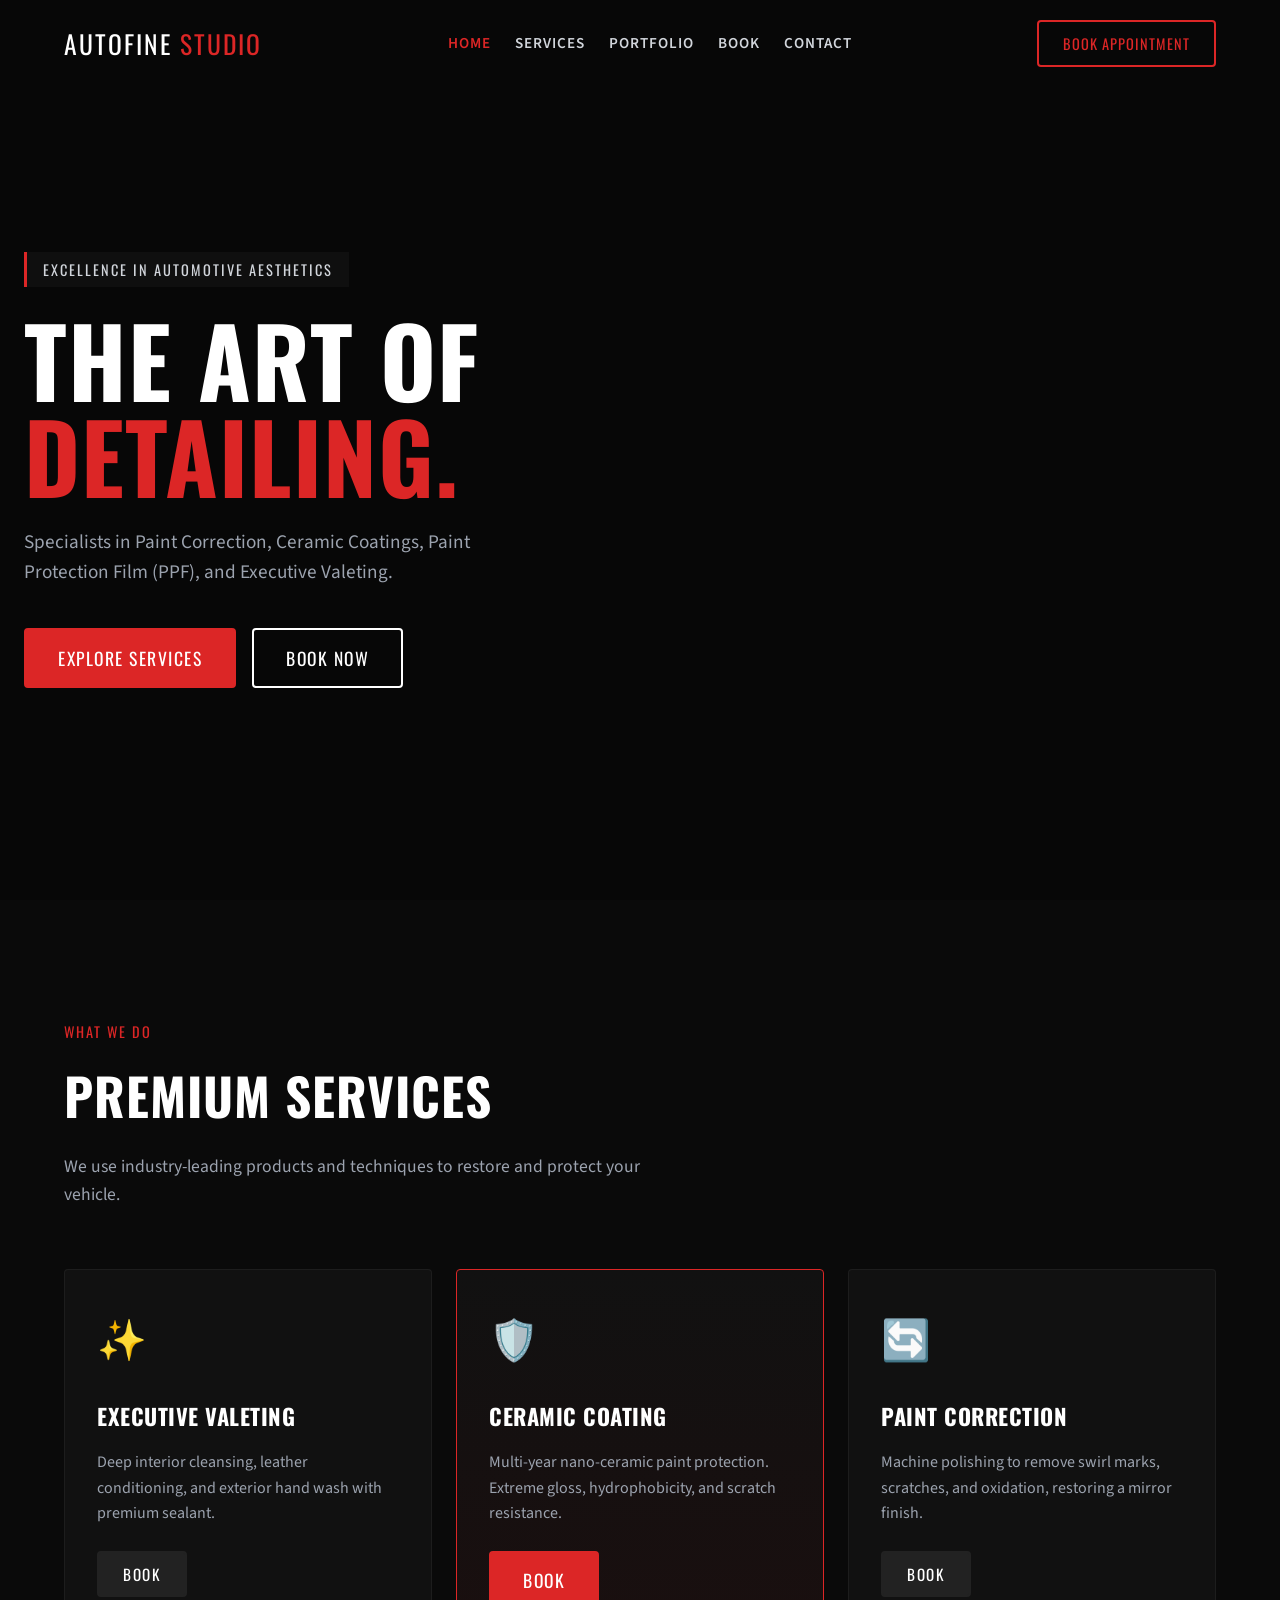
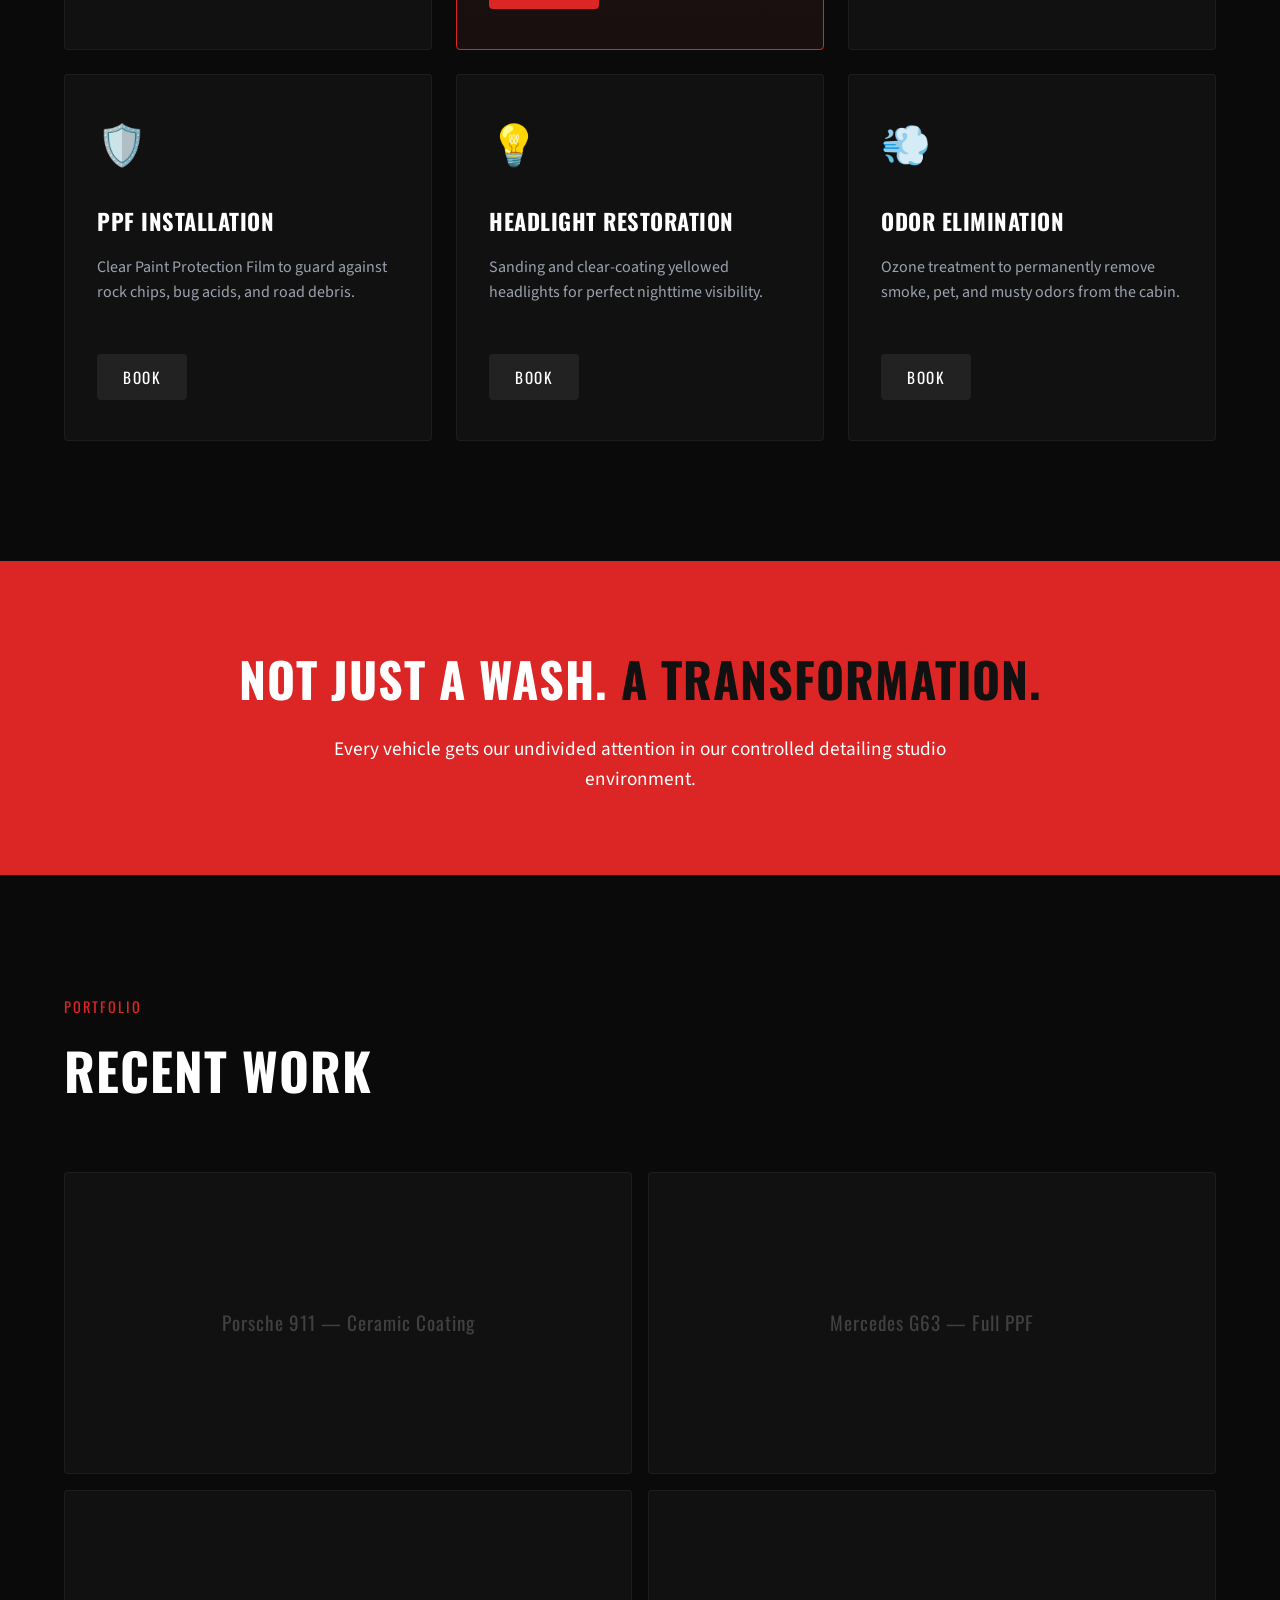
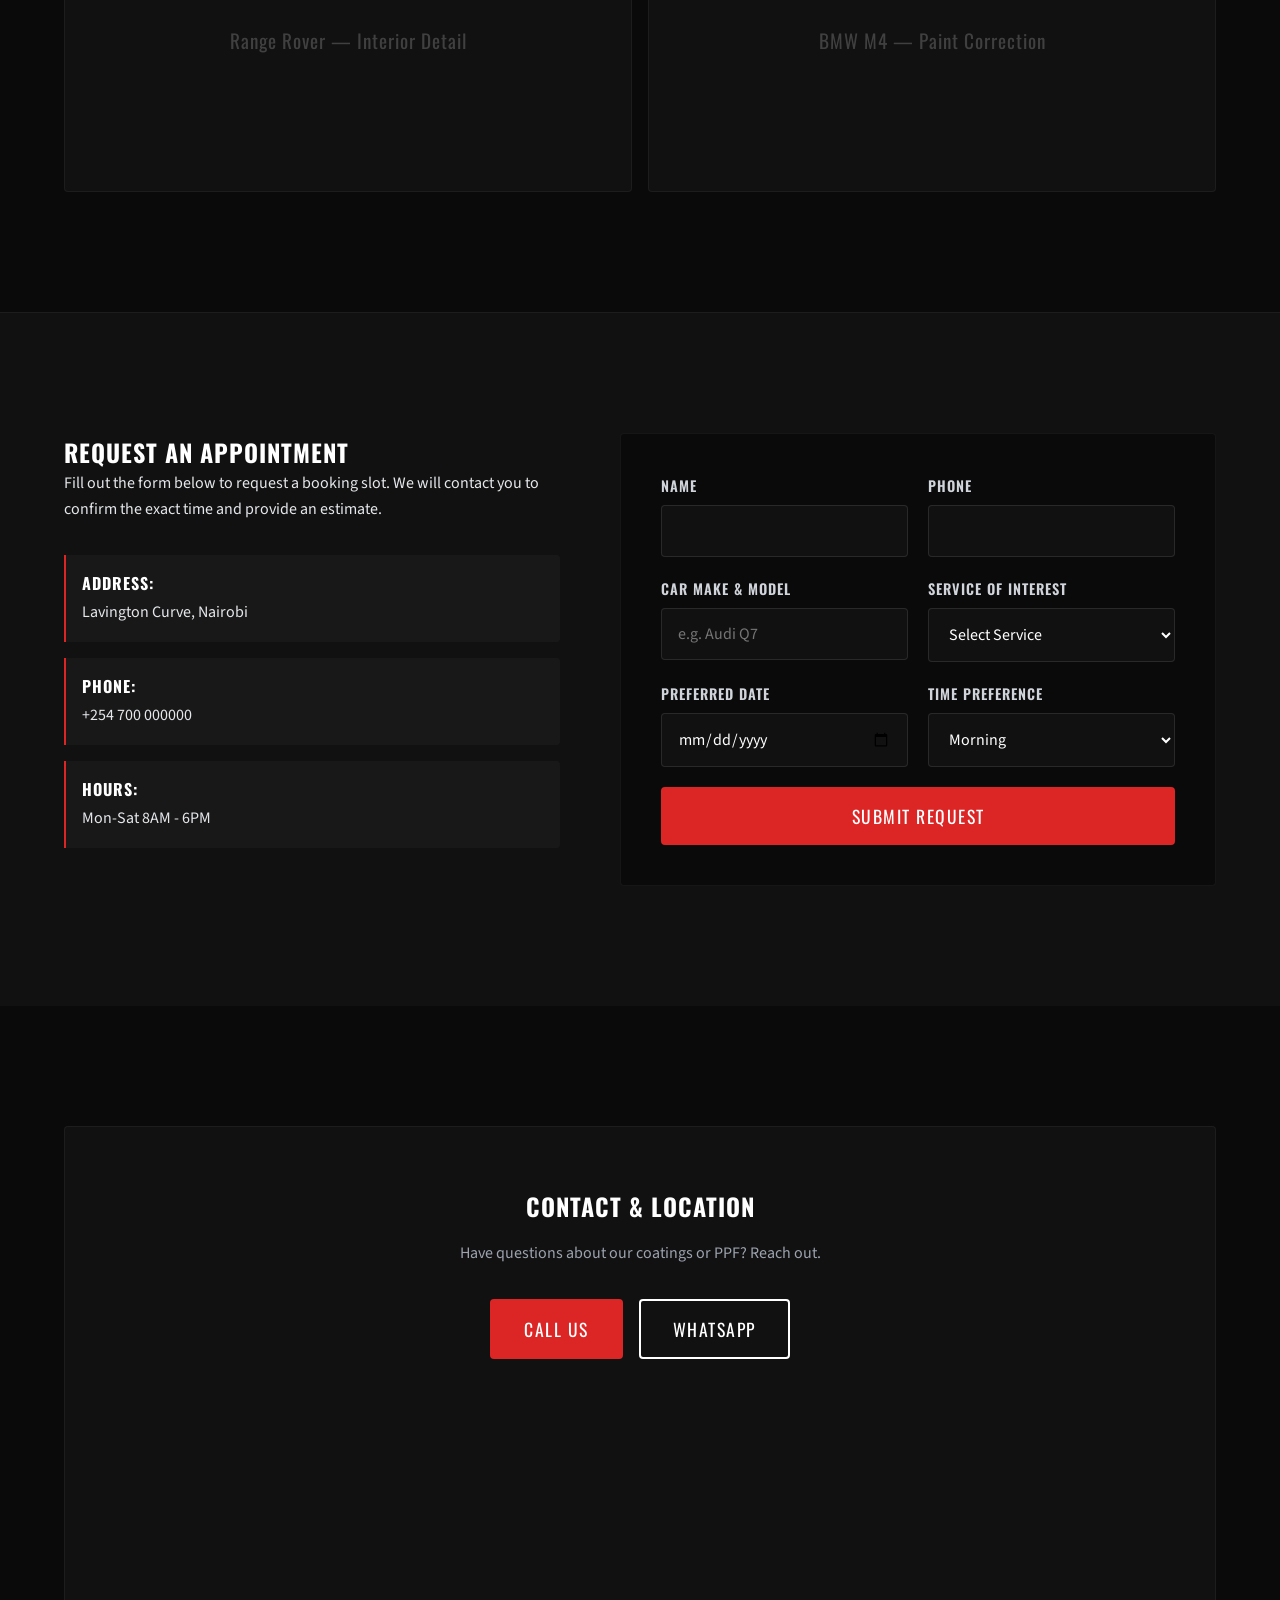
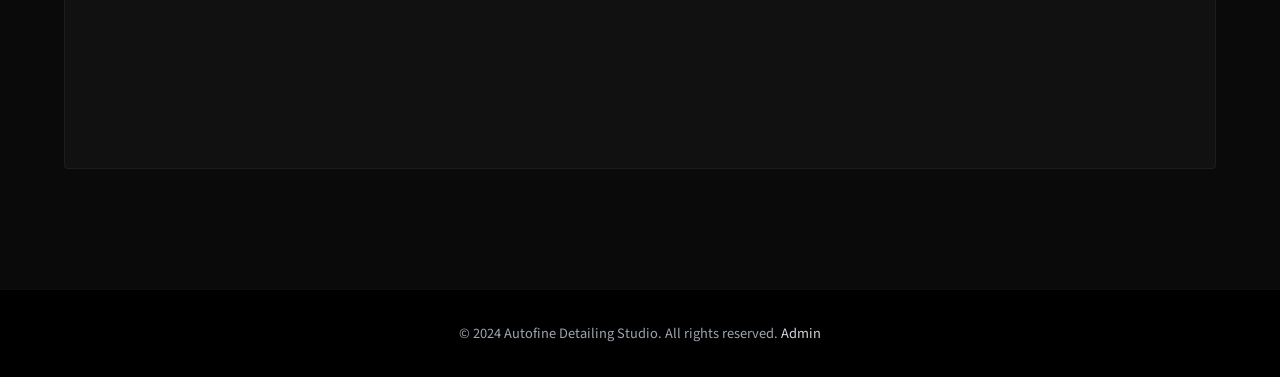
<file: index.html>
<!DOCTYPE html>

<html lang="en">
<head>
<meta charset="utf-8"/><meta content="width=device-width,initial-scale=1.0" name="viewport"/>
<title>Autofine Detailing Studio | Premium Car Care &amp; Ceramic Coating</title>
<meta content="Autofine Detailing Studio: Nairobi's premier spot for paint correction, ceramic coatings, PPF, and executive valeting. Book an appointment today." name="description"/>
<link href="https://fonts.googleapis.com/css2?family=Oswald:wght@400;500;700&amp;family=Source+Sans+Pro:wght@300;400;600;700&amp;display=swap" rel="stylesheet"/>
<link href="style.css" rel="stylesheet"/>
</head>
<body>
<nav class="navbar" id="navbar"><div class="nav-container">
<a class="nav-logo" href="#home">AUTOFINE <span class="accent">STUDIO</span></a>
<ul class="nav-links" id="navLinks"><li><a class="nav-link active" href="#home">Home</a></li><li><a class="nav-link" href="#services">Services</a></li><li><a class="nav-link" href="#gallery">Portfolio</a></li><li><a class="nav-link" href="#booking">Book</a></li><li><a class="nav-link" href="#contact">Contact</a></li></ul>
<a class="nav-cta" href="#booking">Book Appointment</a>
<button class="hamburger" id="hamburger"><span></span><span></span><span></span></button>
</div></nav>
<section class="hero" id="home">
<div class="hero-bg" style=" background-image: linear-gradient(rgba(0,0,0,0.6), rgba(0,0,0,0.6)), url('https://loremflickr.com/1200/800/ceramic,coating,car?lock=100') !important; background-size: cover !important; background-position: center !important;"></div>
<div class="hero-content">
<div class="hero-badge">Excellence in Automotive Aesthetics</div>
<h1>THE ART OF<br/><span class="accent">DETAILING.</span></h1>
<p class="hero-sub">Specialists in Paint Correction, Ceramic Coatings, Paint Protection Film (PPF), and Executive Valeting.</p>
<div class="hero-actions">
<a class="btn btn-primary" href="#services">Explore Services</a>
<a class="btn btn-outline" href="#booking">Book Now</a>
</div>
</div>
</section>
<section class="section" id="services">
<div class="container"><div class="section-header"><span class="tag">What We Do</span><h2>Premium Services</h2><p>We use industry-leading products and techniques to restore and protect your vehicle.</p></div>
<div class="services-grid">
<div class="svc-card"><div class="svc-icon">✨</div><h3>Executive Valeting</h3><p>Deep interior cleansing, leather conditioning, and exterior hand wash with premium sealant.</p><button class="btn btn-small" onclick="bookSvc('Executive Valeting')">Book</button></div>
<div class="svc-card featured"><div class="svc-icon">🛡️</div><h3>Ceramic Coating</h3><p>Multi-year nano-ceramic paint protection. Extreme gloss, hydrophobicity, and scratch resistance.</p><button class="btn btn-primary" onclick="bookSvc('Ceramic Coating')">Book</button></div>
<div class="svc-card"><div class="svc-icon">🔄</div><h3>Paint Correction</h3><p>Machine polishing to remove swirl marks, scratches, and oxidation, restoring a mirror finish.</p><button class="btn btn-small" onclick="bookSvc('Paint Correction')">Book</button></div>
<div class="svc-card"><div class="svc-icon">🛡️</div><h3>PPF Installation</h3><p>Clear Paint Protection Film to guard against rock chips, bug acids, and road debris.</p><button class="btn btn-small" onclick="bookSvc('PPF Installation')">Book</button></div>
<div class="svc-card"><div class="svc-icon">💡</div><h3>Headlight Restoration</h3><p>Sanding and clear-coating yellowed headlights for perfect nighttime visibility.</p><button class="btn btn-small" onclick="bookSvc('Headlight Restoration')">Book</button></div>
<div class="svc-card"><div class="svc-icon">💨</div><h3>Odor Elimination</h3><p>Ozone treatment to permanently remove smoke, pet, and musty odors from the cabin.</p><button class="btn btn-small" onclick="bookSvc('Odor Elimination')">Book</button></div>
</div></div>
</section>
<section class="banner">
<div class="container">
<h2>Not just a wash. <span class="accent">A transformation.</span></h2>
<p>Every vehicle gets our undivided attention in our controlled detailing studio environment.</p>
</div>
</section>
<section class="section gallery-section" id="gallery">
<div class="container"><div class="section-header"><span class="tag">Portfolio</span><h2>Recent Work</h2></div>
<div class="gallery-grid">
<div class="gallery-item"><div class="g-img">Porsche 911 — Ceramic Coating</div></div>
<div class="gallery-item"><div class="g-img">Mercedes G63 — Full PPF</div></div>
<div class="gallery-item"><div class="g-img">Range Rover — Interior Detail</div></div>
<div class="gallery-item"><div class="g-img">BMW M4 — Paint Correction</div></div>
</div></div>
</section>
<section class="section booking-section" id="booking">
<div class="container"><div class="booking-wrap">
<div class="booking-info">
<h2>Request an Appointment</h2>
<p>Fill out the form below to request a booking slot. We will contact you to confirm the exact time and provide an estimate.</p>
<div class="info-list">
<div class="info-item"><strong>Address:</strong> Lavington Curve, Nairobi</div>
<div class="info-item"><strong>Phone:</strong> +254 700 000000</div>
<div class="info-item"><strong>Hours:</strong> Mon-Sat 8AM - 6PM</div>
</div>
</div>
<form class="booking-form" id="bookingForm">
<div class="form-row"><div class="form-group"><label>Name</label><input name="name" required="" type="text"/></div><div class="form-group"><label>Phone</label><input name="phone" required="" type="tel"/></div></div>
<div class="form-row"><div class="form-group"><label>Car Make &amp; Model</label><input name="car" placeholder="e.g. Audi Q7" required="" type="text"/></div><div class="form-group"><label>Service of Interest</label><select id="svcSelect" name="service" required=""><option value="">Select Service</option><option>Executive Valeting</option><option>Ceramic Coating</option><option>Paint Correction</option><option>PPF Installation</option><option>Headlight Restoration</option><option>Odor Elimination</option><option>Other / Consultation</option></select></div></div>
<div class="form-row"><div class="form-group"><label>Preferred Date</label><input name="date" required="" type="date"/></div><div class="form-group"><label>Time preference</label><select name="time"><option>Morning</option><option>Afternoon</option></select></div></div>
<button class="btn btn-primary btn-full" type="submit">Submit Request</button>
</form>
</div></div>
</section>
<section class="section contact-section" id="contact">
<div class="container">
<div class="contact-box">
<h2>Contact &amp; Location</h2>
<p>Have questions about our coatings or PPF? Reach out.</p>
<div class="c-actions">
<a class="btn btn-primary" href="tel:+254700000000">Call Us</a>
<a class="btn btn-outline" href="https://wa.me/254700000000" target="_blank">WhatsApp</a>
</div>
<div class="map"><iframe height="300" loading="lazy" src="https://www.google.com/maps/embed?pb=!1m18!1m12!1m3!1d15955!2d36.7!3d-1.28" style="border:0;border-radius:8px" width="100%"></iframe></div>
</div>
</div>
</section>
<footer class="footer"><div class="container"><p>© 2024 Autofine Detailing Studio. All rights reserved. <a href="admin.html">Admin</a></p></div></footer>
<div class="toast" id="toast"></div>
<script src="script.js"></script>
</body></html>
</file>
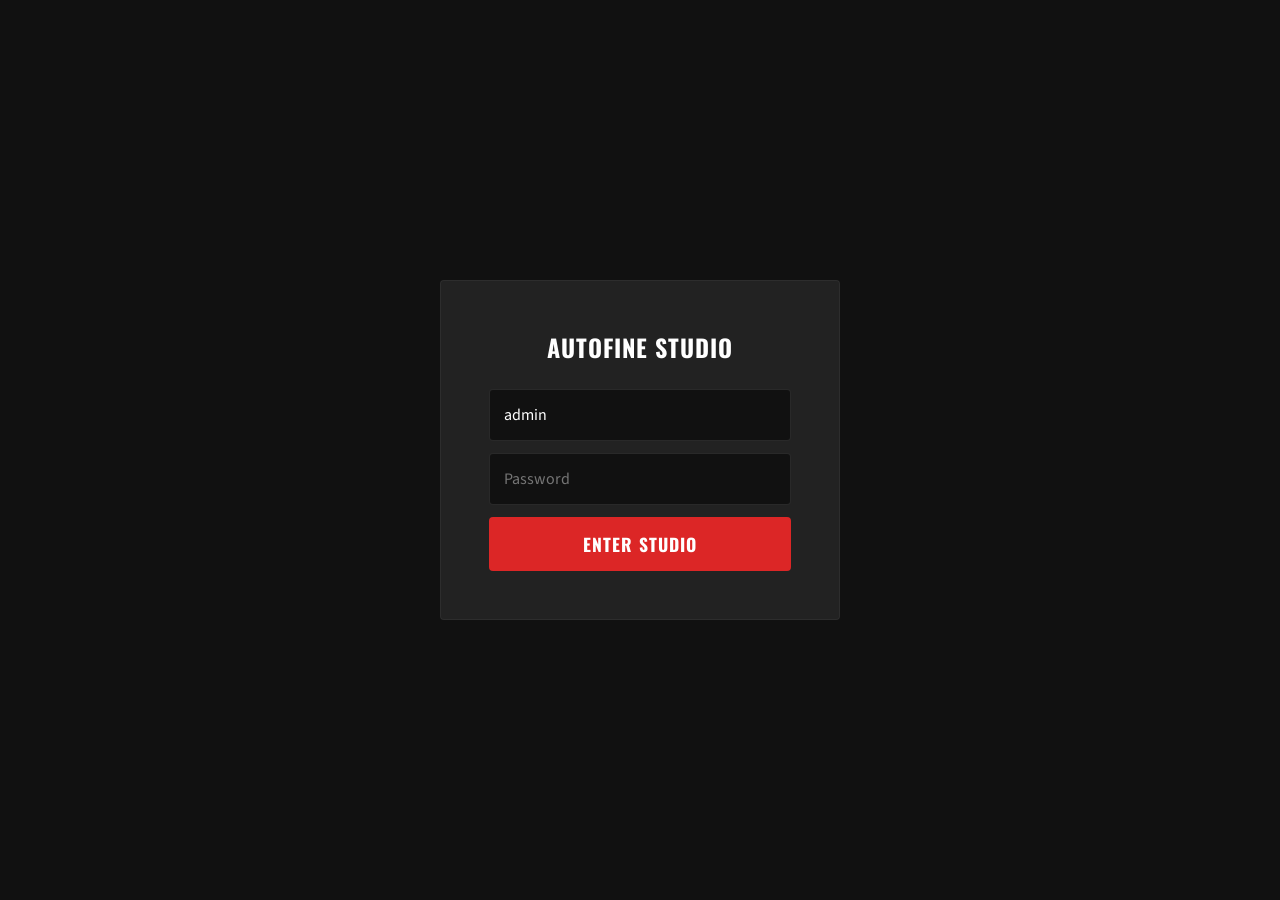
<file: admin.html>
<!DOCTYPE html><html lang="en"><head><meta charset="UTF-8"><meta name="viewport" content="width=device-width,initial-scale=1.0"><title>Autofine Studio Admin</title>
<link href="https://fonts.googleapis.com/css2?family=Oswald:wght@500;700&family=Source+Sans+Pro:wght@400;600&display=swap" rel="stylesheet">
<style>*{margin:0;padding:0;box-sizing:border-box}body{font-family:'Source Sans Pro',sans-serif;background:#0a0a0a;color:#e5e7eb}h1,h2{font-family:'Oswald',sans-serif;text-transform:uppercase;letter-spacing:1px}
.login{min-height:100vh;display:flex;align-items:center;justify-content:center;background:#111}.lb{background:#222;padding:48px;border-radius:4px;max-width:400px;width:100%;text-align:center;border:1px solid rgba(255,255,255,0.05)}.lb h2{color:#fff;margin-bottom:24px}.lb input{width:100%;padding:14px;border:1px solid rgba(255,255,255,0.1);border-radius:4px;margin-bottom:12px;font-size:1rem;background:#111;color:#fff;font-family:'Source Sans Pro',sans-serif}.lb button{width:100%;padding:14px;background:#DC2626;color:white;border:none;border-radius:4px;font-weight:700;cursor:pointer;font-size:1.1rem;font-family:'Oswald',sans-serif;text-transform:uppercase;letter-spacing:1px}
.dash{display:none}.dh{background:#111;color:white;padding:20px 32px;display:flex;justify-content:space-between;align-items:center;flex-wrap:wrap;gap:12px;border-bottom:1px solid rgba(255,255,255,0.05)}.dh h1{font-size:1.5rem;color:#D1D5DB}.dh button,.dh a{padding:8px 20px;border-radius:4px;border:none;cursor:pointer;font-weight:600;font-size:0.9rem;color:white;background:rgba(255,255,255,0.1);text-decoration:none;font-family:'Oswald',sans-serif;text-transform:uppercase;letter-spacing:1px}.be{background:#DC2626!important}
.stats{display:grid;grid-template-columns:repeat(3,1fr);gap:20px;padding:32px}.sc{background:#111;padding:24px;border-radius:4px;border:1px solid rgba(255,255,255,0.05)}.sl{font-size:0.9rem;color:#9ca3af;text-transform:uppercase;font-family:'Oswald',sans-serif;letter-spacing:1px}.sv{font-size:2.5rem;font-weight:700;margin-top:4px;font-family:'Oswald',sans-serif}
.tw{padding:0 32px 32px;overflow-x:auto}table{width:100%;border-collapse:collapse;background:#111;border-radius:4px;overflow:hidden;border:1px solid rgba(255,255,255,0.05)}th{background:#000;color:#D1D5DB;padding:16px;text-align:left;font-size:0.9rem;font-family:'Oswald',sans-serif;text-transform:uppercase;letter-spacing:1px;border-bottom:1px solid rgba(255,255,255,0.05)}td{padding:14px 16px;border-bottom:1px solid rgba(255,255,255,0.05);font-size:0.95rem;color:#e5e7eb}
select.st{padding:6px 10px;border:1px solid rgba(255,255,255,0.1);border-radius:4px;font-family:'Source Sans Pro',sans-serif;background:#222;color:#fff}.del{background:none;border:none;color:#DC2626;cursor:pointer;font-size:1.2rem}
@media(max-width:768px){.stats{grid-template-columns:1fr}}</style></head>
<body>
<div class="login" id="ls"><div class="lb"><h2>Autofine Studio</h2><input type="text" id="u" value="admin"><input type="password" id="p" placeholder="Password"><button onclick="login()">Enter Studio</button></div></div>
<div class="dash" id="dash">
<div class="dh"><h1>Autofine Dashboard</h1><div><button class="be" onclick="exp()">Export CSV</button> <a href="index.html">View Studio</a> <button onclick="logout()">Logout</button></div></div>
<div class="stats"><div class="sc"><div class="sl">Total Requests</div><div class="sv" id="st" style="color:#D1D5DB">0</div></div><div class="sc"><div class="sl">Pending</div><div class="sv" id="sn" style="color:#DC2626">0</div></div><div class="sc"><div class="sl">Scheduled</div><div class="sv" id="sd" style="color:#10b981">0</div></div></div>
<div class="tw"><table><thead><tr><th>Date</th><th>Client</th><th>Phone</th><th>Vehicle</th><th>Service</th><th>Requested Date</th><th>Status</th><th></th></tr></thead><tbody id="tb"></tbody></table></div></div>
<script>
const K='autofine_bookings';if(sessionStorage.getItem('auto_admin')==='true')showD();
function login(){if(document.getElementById('u').value==='admin'&&document.getElementById('p').value==='admin123'){sessionStorage.setItem('auto_admin','true');showD()}else alert('Invalid credentials')}
function logout(){sessionStorage.removeItem('auto_admin');location.reload()}
function showD(){document.getElementById('ls').style.display='none';document.getElementById('dash').style.display='block';render()}
function gd(){return JSON.parse(localStorage.getItem(K)||'[]').sort((a,b)=>new Date(b.submittedAt)-new Date(a.submittedAt))}
function sv(d){localStorage.setItem(K,JSON.stringify(d))}
function render(){const d=gd();document.getElementById('st').textContent=d.length;document.getElementById('sn').textContent=d.filter(x=>x.status==='Pending').length;document.getElementById('sd').textContent=d.filter(x=>x.status==='Scheduled').length;
document.getElementById('tb').innerHTML=d.map(i=>`<tr><td>${new Date(i.submittedAt).toLocaleDateString('en-GB')}</td><td><strong>${i.name||'—'}</strong></td><td>${i.phone||'—'}</td><td>${i.car||'—'}</td><td>${i.service||'—'}</td><td>${i.date||'—'} ${i.time||''}</td><td><select class="st" onchange="upd(${i.id},this.value)">${['Pending','Contacted','Scheduled','Completed'].map(s=>`<option ${i.status===s?'selected':''}>${s}</option>`).join('')}</select></td><td><button class="del" onclick="del(${i.id})">✕</button></td></tr>`).join('')}
function upd(id,s){const d=gd();const i=d.find(x=>x.id===id);if(i){i.status=s;sv(d);render()}}
function del(id){if(!confirm('Remove this request?'))return;sv(gd().filter(x=>x.id!==id));render()}
function exp(){const d=gd();if(!d.length)return alert('No data');const h=['Date','Name','Phone','Car','Service','Pref Date','Time','Status'];const r=d.map(i=>[new Date(i.submittedAt).toLocaleDateString(),i.name,i.phone,i.car,i.service,i.date,i.time,i.status]);const c=[h,...r].map(r=>r.map(c=>`"${(c||'').replace(/"/g,'""')}"`).join(',')).join('\n');const b=new Blob([c],{type:'text/csv'});const a=document.createElement('a');a.href=URL.createObjectURL(b);a.download='autofine_requests.csv';a.click()}
document.getElementById('p').addEventListener('keydown',e=>{if(e.key==='Enter')login()});
</script></body></html>
</file>
<file: style.css>
/* Autofine Detailing Studio — Matte Black #111111 | Crimson Red #DC2626 | Chrome #D1D5DB */
*,*::before,*::after{margin:0;padding:0;box-sizing:border-box}
:root{--primary:#111111;--primary-light:#222222;--accent:#DC2626;--accent-hover:#b91c1c;--chrome:#D1D5DB;--bg:#0a0a0a;--white:#fff;--text:#e5e7eb;--text-light:#9ca3af;--shadow:0 4px 20px rgba(0,0,0,0.5);--radius:4px;--transition:0.3s ease}
html{scroll-behavior:smooth}body{font-family:'Source Sans Pro',sans-serif;background:var(--bg);color:var(--text);line-height:1.6;overflow-x:hidden}
h1,h2,h3,h4{font-family:'Oswald',sans-serif;text-transform:uppercase;letter-spacing:1px;color:var(--white)}
.container{max-width:1200px;margin:0 auto;padding:0 24px}a{text-decoration:none;color:inherit;transition:var(--transition)}

.btn{display:inline-flex;align-items:center;gap:8px;padding:14px 32px;border-radius:var(--radius);font-family:'Oswald',sans-serif;font-size:1.1rem;letter-spacing:1.5px;border:2px solid transparent;cursor:pointer;transition:var(--transition);text-transform:uppercase}
.btn-primary{background:var(--accent);color:var(--white);border-color:var(--accent)}.btn-primary:hover{background:var(--accent-hover);border-color:var(--accent-hover)}
.btn-outline{background:transparent;color:var(--white);border-color:var(--white)}.btn-outline:hover{background:var(--white);color:var(--primary)}
.btn-small{padding:10px 24px;font-size:0.95rem;background:var(--primary-light);color:var(--white);border-color:var(--primary-light)}.btn-small:hover{background:var(--chrome);color:var(--primary)}
.btn-full{width:100%;justify-content:center}

.navbar{position:fixed;top:0;left:0;right:0;z-index:1000;padding:20px 0;transition:var(--transition);background:transparent}.navbar.scrolled{background:rgba(17,17,17,0.95);backdrop-filter:blur(10px);padding:12px 0;border-bottom:1px solid rgba(255,255,255,0.05)}
.nav-container{max-width:1200px;margin:0 auto;padding:0 24px;display:flex;align-items:center;justify-content:space-between}
.nav-logo{font-family:'Oswald',sans-serif;font-size:1.6rem;color:var(--white);letter-spacing:2px}.nav-logo .accent{color:var(--accent)}
.nav-links{display:flex;list-style:none;gap:24px}.nav-link{color:var(--chrome);font-size:0.95rem;font-weight:600;text-transform:uppercase;letter-spacing:1px}.nav-link:hover,.nav-link.active{color:var(--accent)}
.nav-cta{padding:10px 24px;border:2px solid var(--accent);color:var(--accent);border-radius:var(--radius);font-family:'Oswald',sans-serif;text-transform:uppercase;letter-spacing:1px;font-size:0.9rem}.nav-cta:hover{background:var(--accent);color:var(--white)}
.hamburger{display:none;background:none;border:none;cursor:pointer;padding:8px}.hamburger span{display:block;width:24px;height:2px;background:white;margin:5px 0;transition:var(--transition)}

.hero{min-height:100vh;display:flex;align-items:center;padding:120px 24px 80px;position:relative;background:var(--primary)}
.hero-bg{position:absolute;inset:0;background:radial-gradient(circle at 70% 50%,rgba(220,38,38,0.1) 0%,transparent 50%),linear-gradient(90deg,#0a0a0a 0%,transparent 100%)}
.hero-content{position:relative;z-index:2;max-width:800px;width:100%}
.hero-badge{display:inline-block;padding:6px 16px;border-left:3px solid var(--accent);color:var(--chrome);font-family:'Oswald',sans-serif;text-transform:uppercase;letter-spacing:2px;font-size:0.9rem;margin-bottom:24px;background:rgba(255,255,255,0.03)}
.hero h1{font-size:clamp(3.5rem,8vw,6rem);line-height:1;margin-bottom:24px}.accent{color:var(--accent)}
.hero-sub{font-size:1.2rem;color:var(--text-light);margin-bottom:40px;max-width:500px}
.hero-actions{display:flex;gap:16px;flex-wrap:wrap}

.section{padding:120px 0}.section-header{margin-bottom:60px;max-width:600px}
.tag{display:inline-block;color:var(--accent);font-family:'Oswald',sans-serif;text-transform:uppercase;letter-spacing:2px;font-size:0.9rem;margin-bottom:12px}
.section-header h2{font-size:clamp(2.2rem,4vw,3.5rem);margin-bottom:16px}.section-header p{color:var(--text-light);font-size:1.1rem}

.services-grid{display:grid;grid-template-columns:repeat(auto-fill,minmax(300px,1fr));gap:24px}
.svc-card{background:var(--primary);padding:40px 32px;border-radius:var(--radius);border:1px solid rgba(255,255,255,0.05);transition:var(--transition)}
.svc-card:hover{transform:translateY(-5px);border-color:rgba(220,38,38,0.3);box-shadow:0 10px 30px rgba(0,0,0,0.8)}
.svc-card.featured{border-color:var(--accent);background:linear-gradient(180deg,var(--primary) 0%,#1a0f0f 100%)}
.svc-icon{font-size:2.5rem;margin-bottom:24px;color:var(--chrome)}
.svc-card h3{font-size:1.4rem;margin-bottom:16px;letter-spacing:0.5px}.svc-card p{color:var(--text-light);margin-bottom:24px;min-height:75px}

.banner{background:var(--accent);padding:80px 0;text-align:center;color:var(--white)}.banner h2{font-size:clamp(2rem,4vw,3rem);margin-bottom:16px}.banner h2 .accent{color:var(--primary)}.banner p{font-size:1.2rem;max-width:700px;margin:0 auto}

.gallery-grid{display:grid;grid-template-columns:repeat(2,1fr);gap:16px}
.gallery-item{border-radius:var(--radius);overflow:hidden;position:relative;background:var(--primary);border:1px solid rgba(255,255,255,0.05)}
.g-img{height:300px;display:flex;align-items:center;justify-content:center;color:rgba(255,255,255,0.2);font-family:'Oswald',sans-serif;letter-spacing:1px;font-size:1.2rem;transition:var(--transition)}
.gallery-item:hover .g-img{transform:scale(1.05);color:var(--accent)}

.booking-section{background:var(--primary);border-top:1px solid rgba(255,255,255,0.05)}
.booking-wrap{display:grid;grid-template-columns:1fr 1.2fr;gap:60px;align-items:start}
.info-list{margin-top:32px;display:grid;gap:16px}
.info-item{padding:16px;background:rgba(255,255,255,0.03);border-left:2px solid var(--accent);border-radius:0 var(--radius) var(--radius) 0}
.info-item strong{color:var(--white);display:block;margin-bottom:4px;font-family:'Oswald',sans-serif;text-transform:uppercase;letter-spacing:1px}

.booking-form{background:var(--bg);padding:40px;border-radius:var(--radius);border:1px solid rgba(255,255,255,0.05)}
.form-row{display:grid;grid-template-columns:1fr 1fr;gap:20px}.form-group{margin-bottom:20px}
.form-group label{display:block;margin-bottom:8px;font-size:0.9rem;color:var(--chrome);font-weight:600;text-transform:uppercase;letter-spacing:1px;font-family:'Oswald',sans-serif}
.form-group input,.form-group select{width:100%;padding:14px 16px;border:1px solid rgba(255,255,255,0.1);border-radius:var(--radius);font-family:'Source Sans Pro',sans-serif;font-size:1rem;background:rgba(255,255,255,0.03);color:var(--white);transition:var(--transition)}
.form-group input:focus,.form-group select:focus{outline:none;border-color:var(--accent);background:rgba(255,255,255,0.05)}
.form-group select option{background:var(--primary);color:var(--white)}

.contact-box{background:var(--primary);padding:60px;border-radius:var(--radius);text-align:center;border:1px solid rgba(255,255,255,0.05)}
.contact-box h2{margin-bottom:16px}.contact-box p{color:var(--text-light);margin-bottom:32px}
.c-actions{display:flex;gap:16px;justify-content:center;margin-bottom:40px}
.map iframe{filter:invert(90%) hue-rotate(180deg)}

.footer{background:#000;color:var(--text-light);padding:32px 0;text-align:center;font-size:0.9rem;border-top:1px solid rgba(255,255,255,0.05)}.footer a{color:var(--chrome);transition:var(--transition)}.footer a:hover{color:var(--accent)}

.toast{position:fixed;bottom:40px;left:50%;transform:translateX(-50%) translateY(20px);background:var(--accent);color:var(--white);padding:16px 32px;border-radius:var(--radius);font-family:'Oswald',sans-serif;letter-spacing:1px;text-transform:uppercase;z-index:3000;opacity:0;transition:var(--transition);pointer-events:none;box-shadow:0 10px 30px rgba(220,38,38,0.3)}.toast.show{opacity:1;transform:translateX(-50%) translateY(0)}

@media(max-width:992px){.booking-wrap{grid-template-columns:1fr}}
@media(max-width:768px){.nav-links{display:none;flex-direction:column;position:absolute;top:100%;left:0;right:0;background:var(--primary);padding:24px;border-bottom:1px solid rgba(255,255,255,0.05)}.nav-links.active{display:flex}.nav-cta{display:none}.hamburger{display:block}.hero h1{font-size:3rem}.gallery-grid{grid-template-columns:1fr}.form-row{grid-template-columns:1fr}.contact-box{padding:32px 20px}}
</file>
